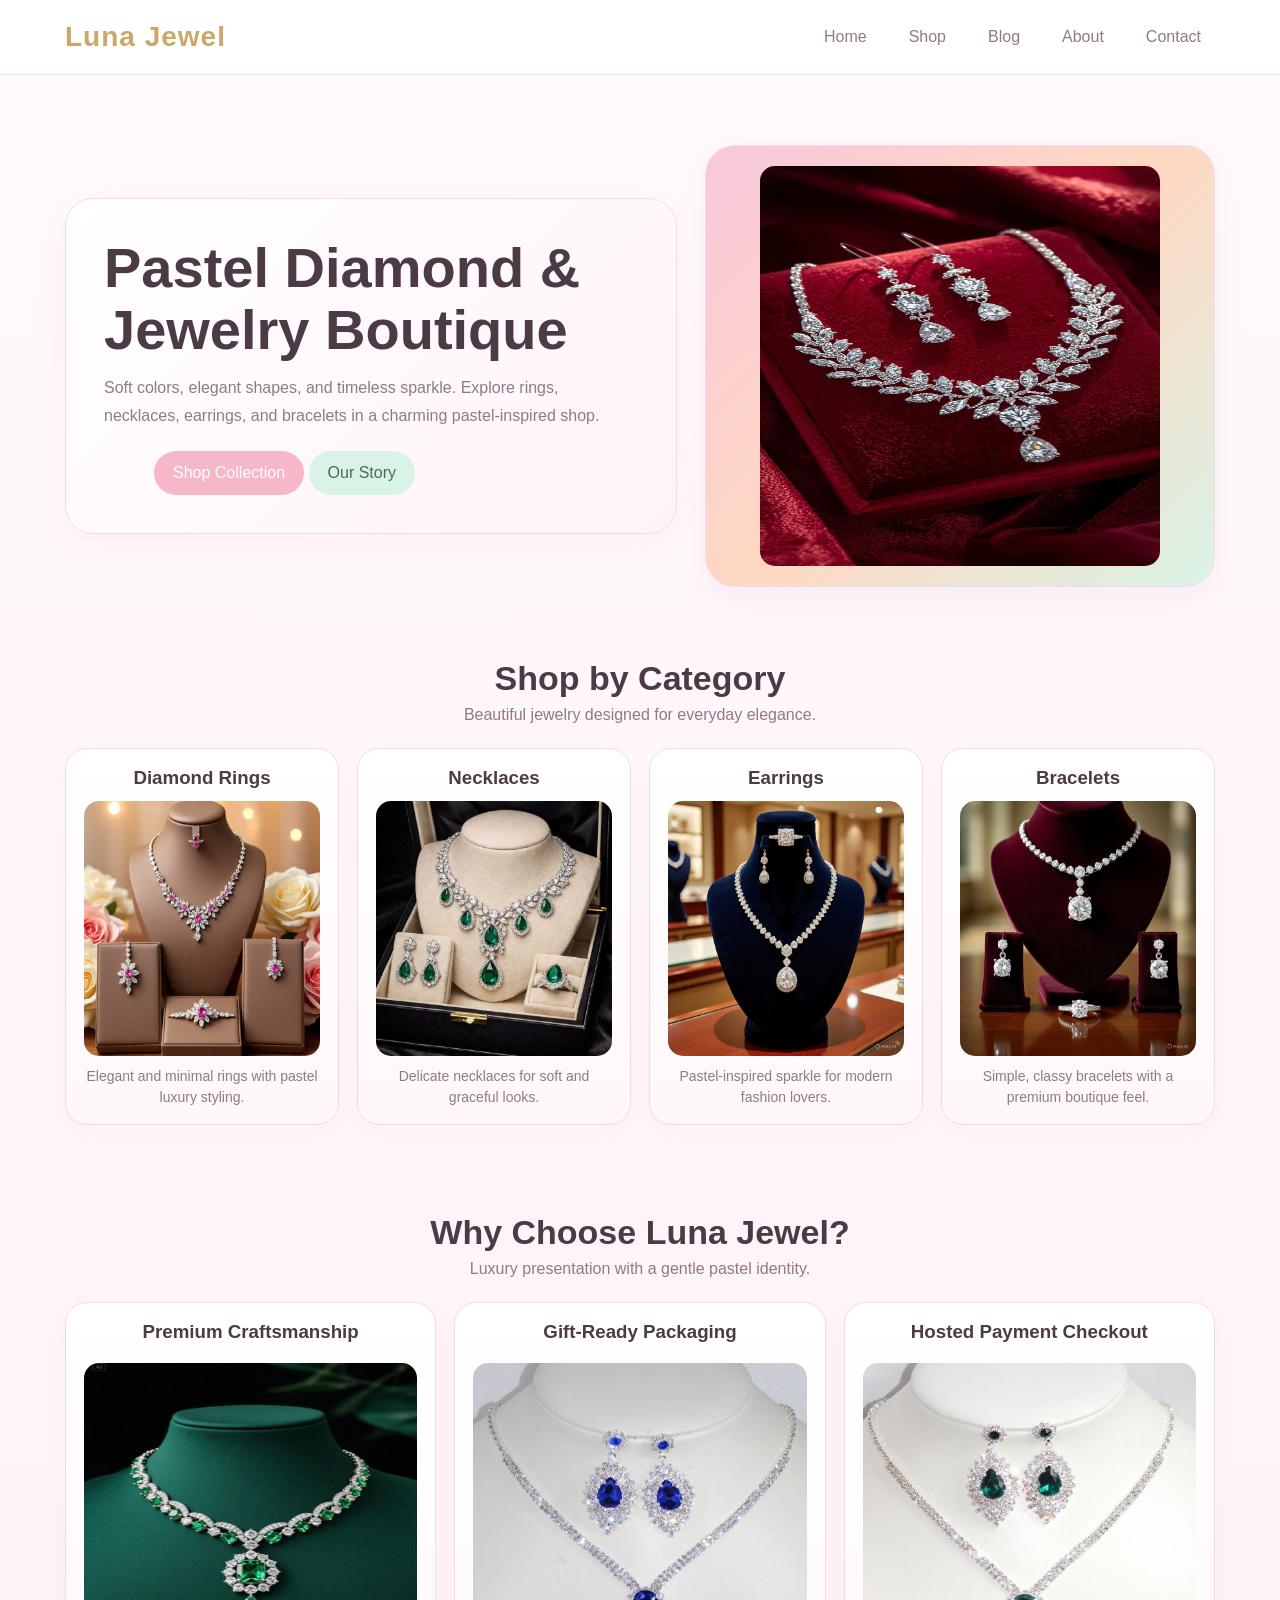
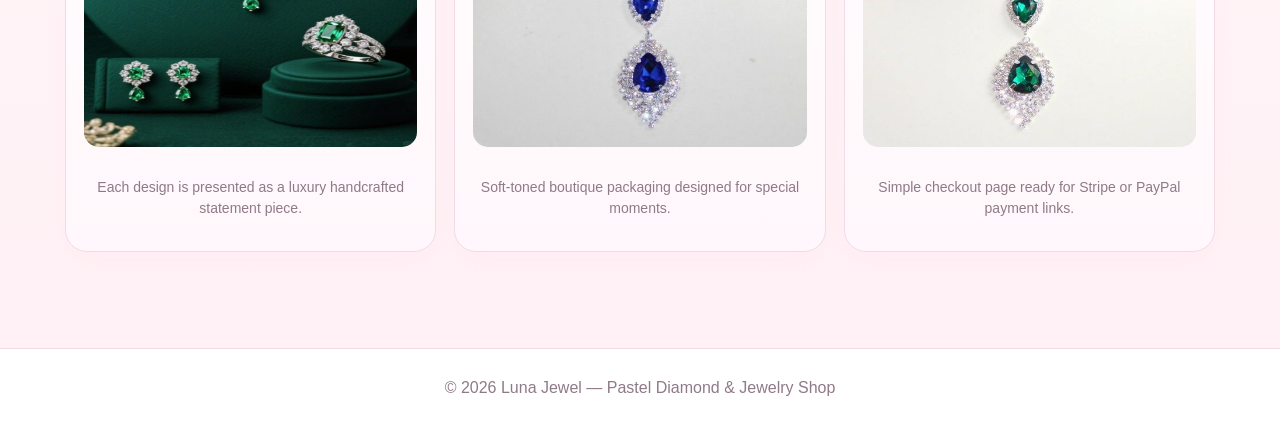
<file: index.html>
<!DOCTYPE html>
<html lang="en">

<head>
  <meta charset="UTF-8" />
  <meta name="viewport" content="width=device-width, initial-scale=1.0" />
  <title>Pastel Diamond Shop</title>
  <link rel="stylesheet" href="styles.css" />
</head>

<body>

  <nav class="navbar">
    <div class="container nav-inner">
      <a href="index.html" class="logo">Luna Jewel</a>
      <div class="nav-links">
        <a href="index.html">Home</a>
        <a href="shop.html">Shop</a>
        <a href="blog.html">Blog</a>
        <a href="about.html">About</a>
        <a href="Contact.html">Contact</a>
      </div>
    </div>
  </nav>

  <section class="hero container">
    <div class="hero-wrap">
      <div class="hero-card">
        <h1>Pastel Diamond & Jewelry Boutique</h1>
        <p>
          Soft colors, elegant shapes, and timeless sparkle. Explore rings,
          necklaces, earrings, and bracelets in a charming pastel-inspired shop.
        </p>
        <a href="shop.html" class="btn btn-primary1">Shop Collection</a>
        <a href="about.html" class="btn btn-soft1">Our Story</a>
      </div>
      <div class="hero-image img">
        <img src="Sparkling Diamond Necklace Sets for Special Moments.jpg" alt="">
      </div>
    </div>
  </section>

  <section class="section container">
    <div class="section-title">
      <h2>Shop by Category</h2>
      <p>Beautiful jewelry designed for everyday elegance.</p>
    </div>

    <div class="categories">
      <div class="card category-card">
        <h3>Diamond Rings</h3>
        <img src="4pc zircon white and pink set.jpg" alt="">
        <p>Elegant and minimal rings with pastel luxury styling.</p>
      </div>
      <div class="card category-card">
        <h3>Necklaces</h3>
        <img src="download (17).jpg" alt="50px">
        <p>Delicate necklaces for soft and graceful looks.</p>
      </div>
      <div class="card category-card">
        <h3>Earrings</h3>
        <img src="Brilliant Diamond Set _ Sparkle with Sophistication.jpg" alt="">
        <p>Pastel-inspired sparkle for modern fashion lovers.</p>
      </div>
      <div class="card category-card">
        <h3>Bracelets</h3>
        <img src="download (36).jpg" alt="">
        <p>Simple, classy bracelets with a premium boutique feel.</p>
      </div>
    </div>
  </section>

  <section class="section container">
    <div class="section-title">
      <h2>Why Choose Luna Jewel?</h2>
      <p>Luxury presentation with a gentle pastel identity.</p>
    </div>

    <div class="features">
      <div class="card feature-card">
        <h3>Premium Craftsmanship</h3>
        <img src="Khadiza Islam in Cornwall, Ontario, Canada (1).jpg" alt="" width="350px" height="440px">
        <p>Each design is presented as a luxury handcrafted statement piece.</p>
      </div>
      <div class="card feature-card">
        <h3>Gift-Ready Packaging</h3>
        <img src="download (38).jpg" alt="">
        <p>Soft-toned boutique packaging designed for special moments.</p>
      </div>
      <div class="card feature-card">
        <h3>Hosted Payment Checkout</h3>
        <img src="download (39).jpg" alt="">
        <p>Simple checkout page ready for Stripe or PayPal payment links.</p>
      </div>
    </div>
  </section>

  <footer class="footer">
    <div class="container">© 2026 Luna Jewel — Pastel Diamond & Jewelry Shop</div>
  </footer>
</body>

</html>
</file>
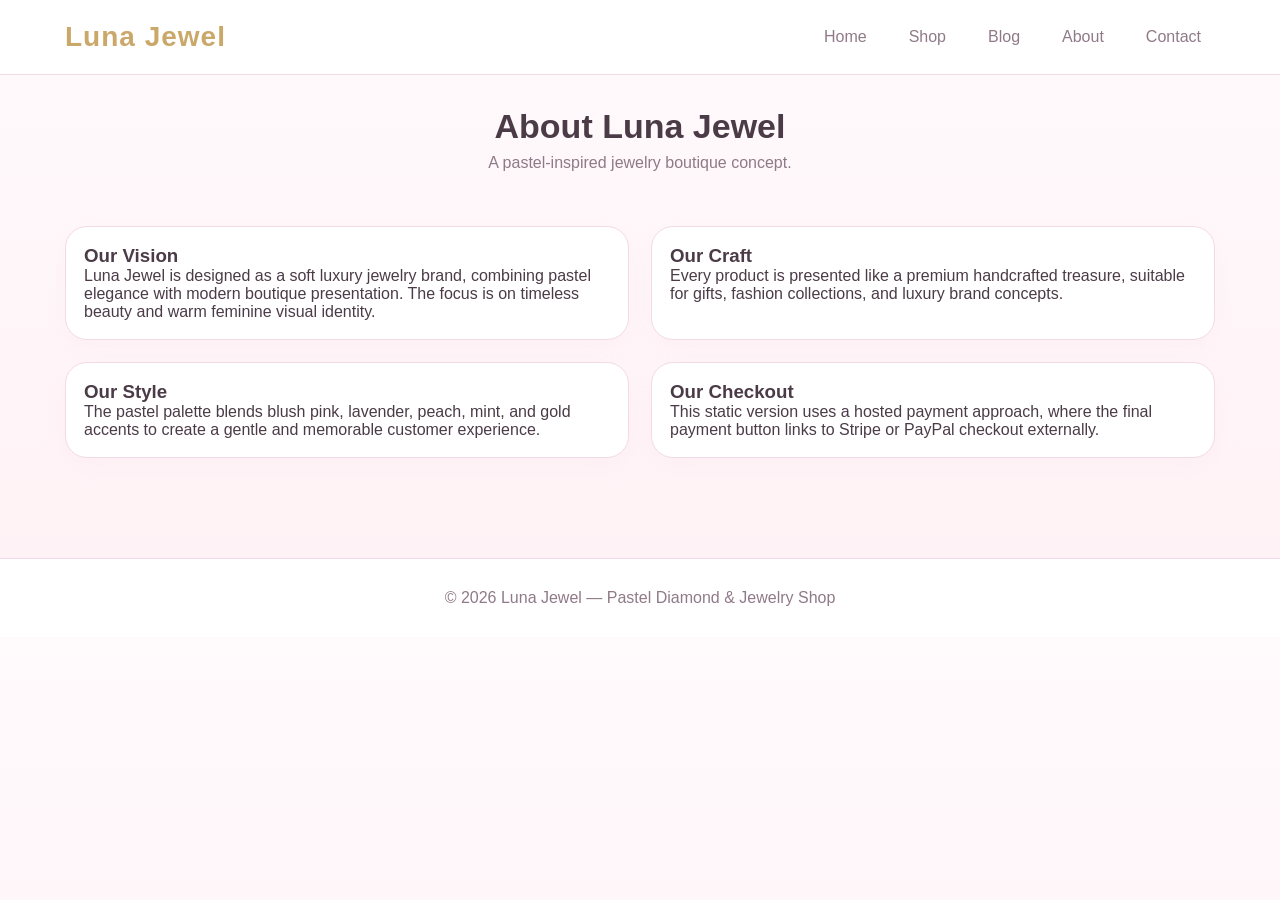
<file: about.html>
<!DOCTYPE html>
<html lang="en">
<head>
  <meta charset="UTF-8" />
  <meta name="viewport" content="width=device-width, initial-scale=1.0" />
  <title>About Luna Jewel</title>
  <link rel="stylesheet" href="styles.css" />
</head>
<body>


  <nav class="navbar">
    <div class="container nav-inner">
      <a href="index.html" class="logo">Luna Jewel</a>
      <div class="nav-links">
        <a href="index.html">Home</a>
        <a href="shop.html">Shop</a>
        <a href="blog.html">Blog</a>
        <a href="about.html">About</a>
        <a href="Contact.html">Contact</a>
      </div>
    </div>
  </nav>

  <section class="container">
    <div class="section-title" style="padding-top: 32px;">
      <h2>About Luna Jewel</h2>
      <p>A pastel-inspired jewelry boutique concept.</p>
    </div>

    <div class="about-grid">
      <div class="card">
        <h3>Our Vision</h3>
        <p>
          Luna Jewel is designed as a soft luxury jewelry brand, combining
          pastel elegance with modern boutique presentation. The focus is on
          timeless beauty and warm feminine visual identity.
        </p>
      </div>

      <div class="card">
        <h3>Our Craft</h3>
        <p>
          Every product is presented like a premium handcrafted treasure,
          suitable for gifts, fashion collections, and luxury brand concepts.
        </p>
      </div>

      <div class="card">
        <h3>Our Style</h3>
        <p>
          The pastel palette blends blush pink, lavender, peach, mint, and
          gold accents to create a gentle and memorable customer experience.
        </p>
      </div>

      <div class="card">
        <h3>Our Checkout</h3>
        <p>
          This static version uses a hosted payment approach, where the final
          payment button links to Stripe or PayPal checkout externally.
        </p>
      </div>
    </div>
  </section>

 <footer class="footer">
    <div class="container">© 2026 Luna Jewel — Pastel Diamond & Jewelry Shop</div>
  </footer>
</body>
</html>
</file>
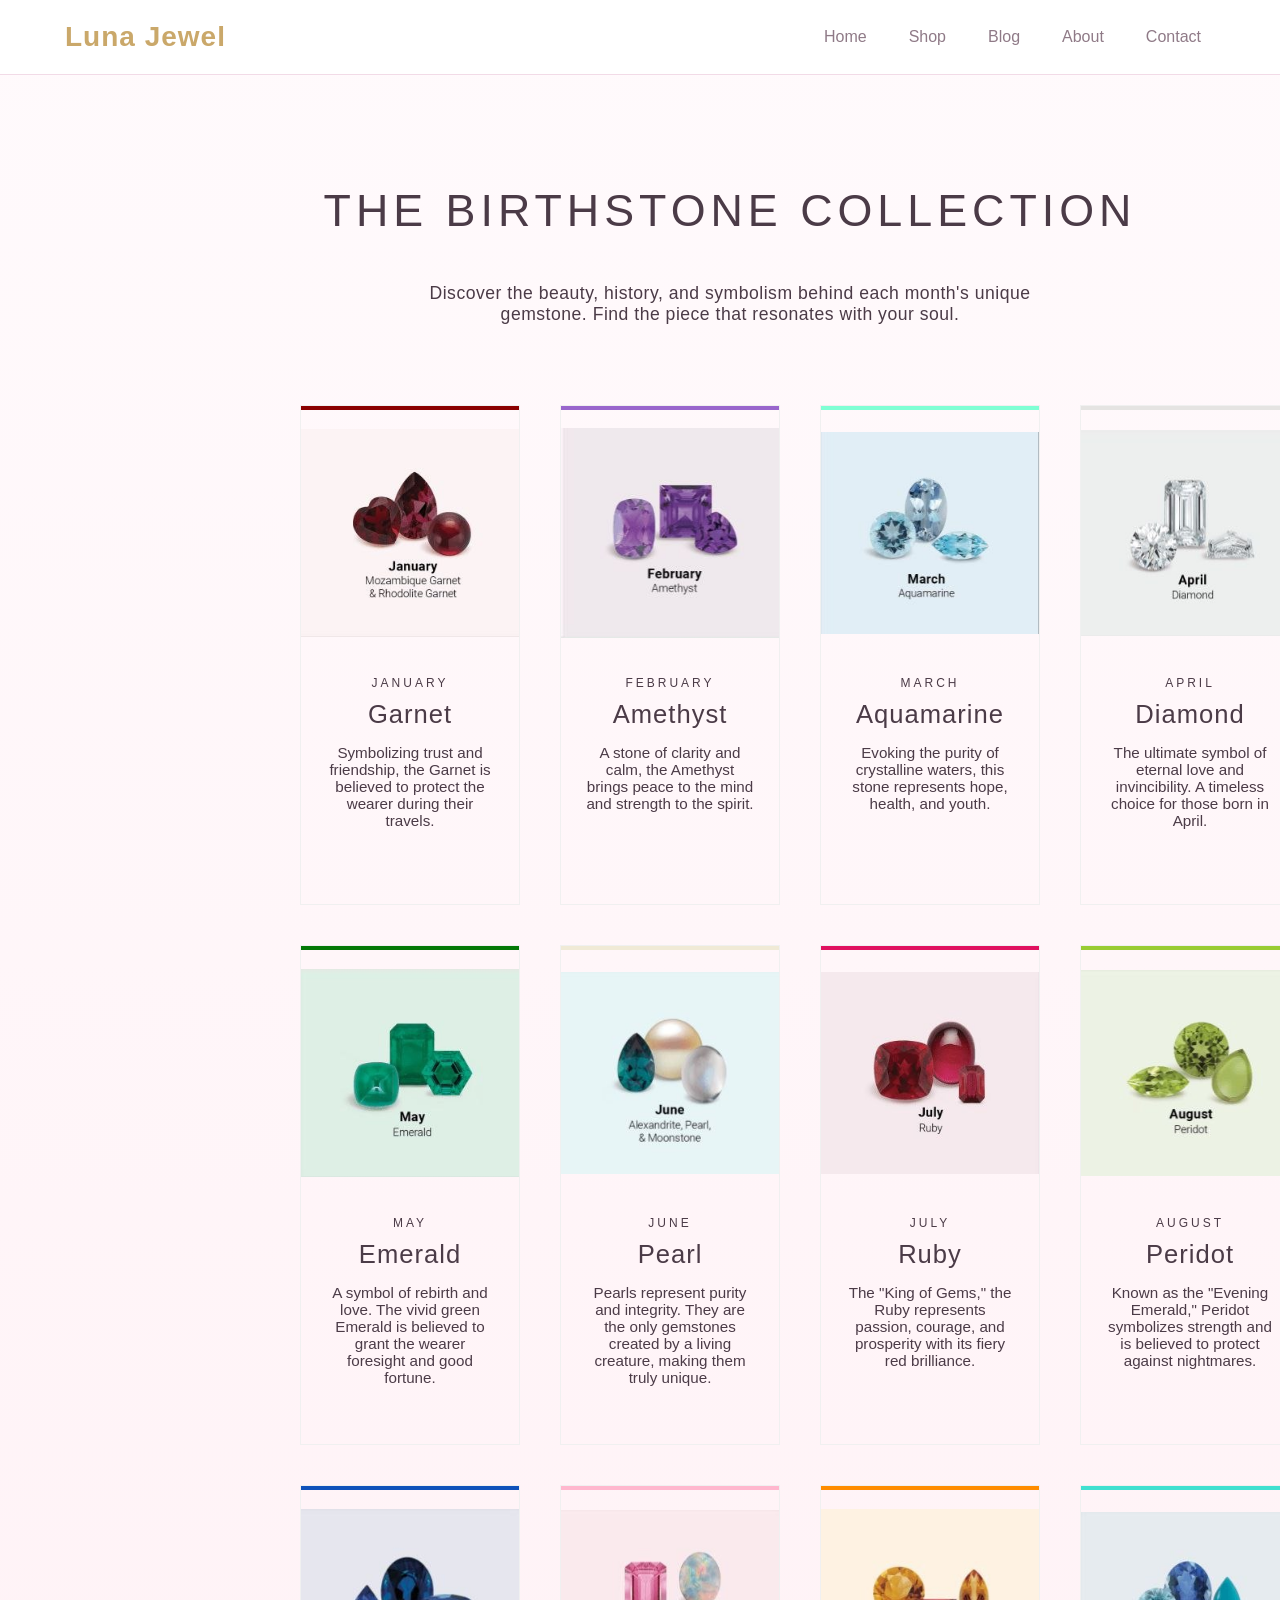
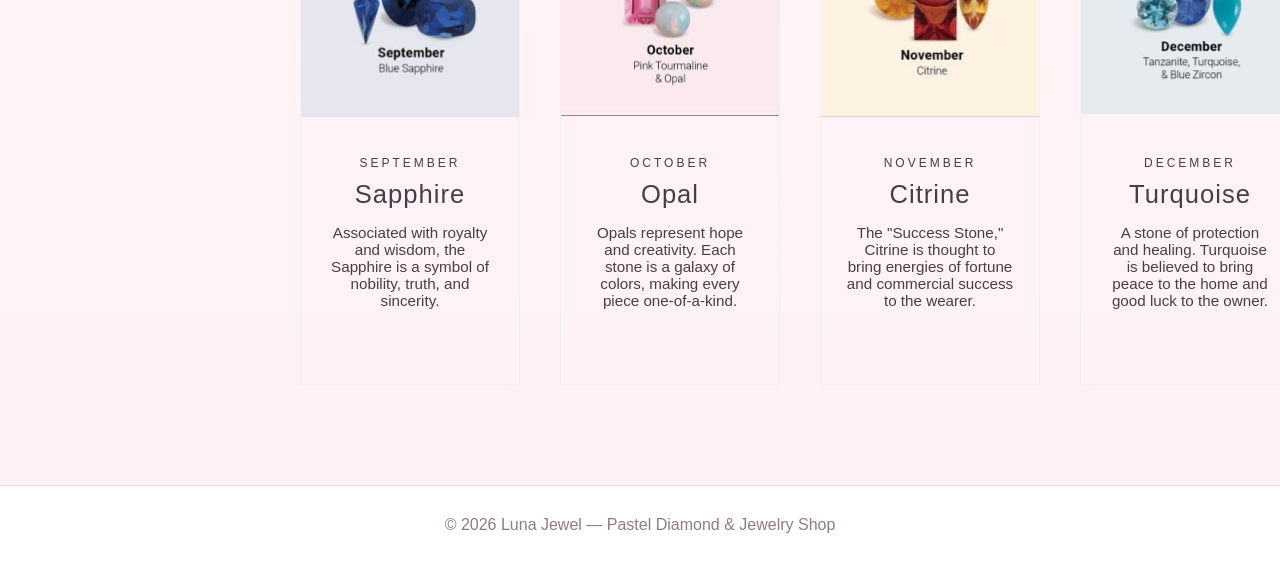
<file: blog.html>
<!DOCTYPE html>
<html lang="en">
<head>
  <meta charset="UTF-8" />
  <meta name="viewport" content="width=device-width, initial-scale=1.0" />
  <title>Blush Diamond Ring</title>
  <link rel="stylesheet" href="styles.css" />
</head>
<body>


  <nav class="navbar">
    <div class="container nav-inner">
      <a href="index.html" class="logo">Luna Jewel</a>
      <div class="nav-links">
        <a href="index.html">Home</a>
        <a href="shop.html">Shop</a>
        <a href="blog.html">Blog</a>
        <a href="about.html">About</a>
        <a href="Contact.html">Contact</a>
      </div>
    </div>
  </nav>

  <div class="blog-container">
        <header class="vlog-header">
            <h1>The Birthstone Collection</h1>
            <div class="underline"></div>
            <p class="intro-text">
                Discover the beauty, history, and symbolism behind each month's unique gemstone. Find the piece that resonates with your soul.
            </p>
        </header>

        <div class="gemstone-grid">
            
            <article class="gem-card">
                <div class="gem-visual" style="border-top: 4px solid #8b0000;">
                  <img src="ja.jpg" alt="photo1">
                </div>
                <div class="gem-info">
                    <span class="month-tag">January</span>
                    <h2 class="gem-name">Garnet</h2>
                    <p class="gem-desc">Symbolizing trust and friendship, the Garnet is believed to protect the wearer during their travels.</p>
                
                </div>
            </article>

            <article class="gem-card">
                <div class="gem-visual" style="border-top: 4px solid #9966cc;">
                   <img src="fe.jpg" alt="photo1">
                </div>
                <div class="gem-info">
                    <span class="month-tag">February</span>
                    <h2 class="gem-name">Amethyst</h2>
                    <p class="gem-desc">A stone of clarity and calm, the Amethyst brings peace to the mind and strength to the spirit.</p>
               
                </div>
            </article>

            <article class="gem-card">
                <div class="gem-visual" style="border-top: 4px solid #7fffd4;">
                   <img src="ma.jpg" alt="photo1">
                </div>
                <div class="gem-info">
                    <span class="month-tag">March</span>
                    <h2 class="gem-name">Aquamarine</h2>
                    <p class="gem-desc">Evoking the purity of crystalline waters, this stone represents hope, health, and youth.</p>

                </div>
            </article>

            <article class="gem-card">
                <div class="gem-visual" style="border-top: 4px solid #e5e4e2;">
                   <img src="ap.jpg" alt="photo1">
                </div>
                <div class="gem-info">
                    <span class="month-tag">April</span>
                    <h2 class="gem-name">Diamond</h2>
                    <p class="gem-desc">The ultimate symbol of eternal love and invincibility. A timeless choice for those born in April.</p>
                   
                </div>
            </article>

   <article class="gem-card">
                <div class="gem-visual" style="border-top: 4px solid #047806;">
                     <img src="may.jpg" alt="photo1">
                </div>
                <div class="gem-info">
                    <span class="month-tag">May</span>
                    <h2 class="gem-name">Emerald</h2>
                    <p class="gem-desc">A symbol of rebirth and love. The vivid green Emerald is believed to grant the wearer foresight and good fortune.</p>
                    
                </div>
            </article>

            <article class="gem-card">
                <div class="gem-visual" style="border-top: 4px solid #f0ead6;">
                     <img src="ju.jpg" alt="photo1">
                </div>
                <div class="gem-info">
                    <span class="month-tag">June</span>
                    <h2 class="gem-name">Pearl</h2>
                    <p class="gem-desc">Pearls represent purity and integrity. They are the only gemstones created by a living creature, making them truly unique.</p>
                    
                </div>
            </article>

            <article class="gem-card">
                <div class="gem-visual" style="border-top: 4px solid #e0115f;">
                     <img src="july.jpg" alt="photo1">
                </div>
                <div class="gem-info">
                    <span class="month-tag">July</span>
                    <h2 class="gem-name">Ruby</h2>
                    <p class="gem-desc">The "King of Gems," the Ruby represents passion, courage, and prosperity with its fiery red brilliance.</p>
                    
                </div>
            </article>

            <article class="gem-card">
                <div class="gem-visual" style="border-top: 4px solid #99cc33;">
                     <img src="aug.jpg" alt="photo1">
                </div>
                <div class="gem-info">
                    <span class="month-tag">August</span>
                    <h2 class="gem-name">Peridot</h2>
                    <p class="gem-desc">Known as the "Evening Emerald," Peridot symbolizes strength and is believed to protect against nightmares.</p>
        
                </div>
            </article>

            <article class="gem-card">
                <div class="gem-visual" style="border-top: 4px solid #0f52ba;">
                     <img src="sep.jpg" alt="photo1">
                </div>
                <div class="gem-info">
                    <span class="month-tag">September</span>
                    <h2 class="gem-name">Sapphire</h2>
                    <p class="gem-desc">Associated with royalty and wisdom, the Sapphire is a symbol of nobility, truth, and sincerity.</p>
                    
                </div>
            </article>

            <article class="gem-card">
                <div class="gem-visual" style="border-top: 4px solid #ffb7ce;">
                     <img src="oct.jpg" alt="photo1">
                </div>
                <div class="gem-info">
                    <span class="month-tag">October</span>
                    <h2 class="gem-name">Opal</h2>
                    <p class="gem-desc">Opals represent hope and creativity. Each stone is a galaxy of colors, making every piece one-of-a-kind.</p>
                   
                </div>
            </article>

            <article class="gem-card">
                <div class="gem-visual" style="border-top: 4px solid #ff8c00;">
                     <img src="nov.jpg" alt="photo1">
                </div>
                <div class="gem-info">
                    <span class="month-tag">November</span>
                    <h2 class="gem-name">Citrine</h2>
                    <p class="gem-desc">The "Success Stone," Citrine is thought to bring energies of fortune and commercial success to the wearer.</p>
                    
                </div>
            </article>

            <article class="gem-card">
                <div class="gem-visual" style="border-top: 4px solid #40e0d0;">
                     <img src="dec.jpg" alt="photo1">
                </div>
                <div class="gem-info">
                    <span class="month-tag">December</span>
                    <h2 class="gem-name">Turquoise</h2>
                    <p class="gem-desc">A stone of protection and healing. Turquoise is believed to bring peace to the home and good luck to the owner.</p>
                </div>
            </article>
          </div>
          </div>


  <footer class="footer">
    <div class="container">© 2026 Luna Jewel — Pastel Diamond & Jewelry Shop</div>
  </footer>
</body>
</html>
</file>
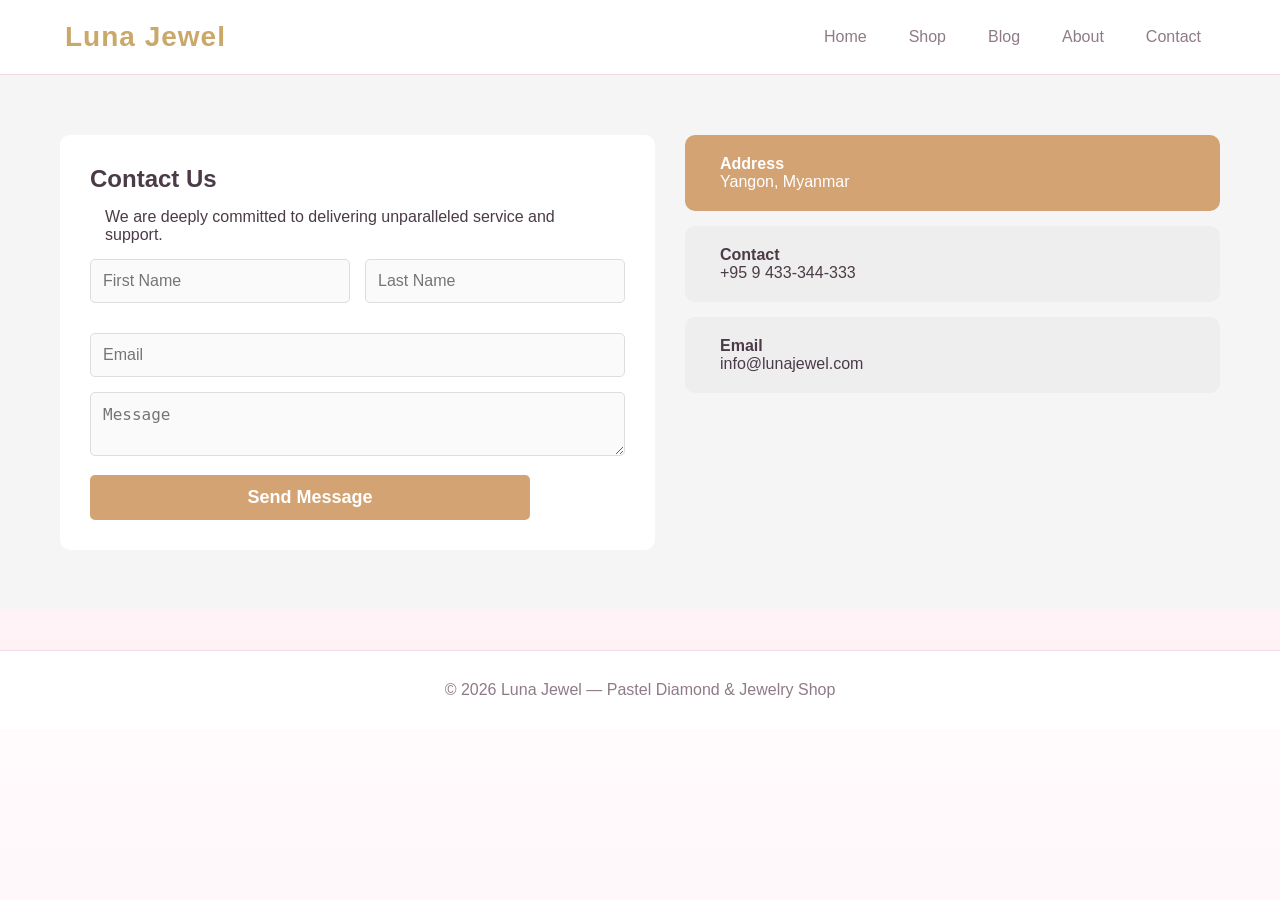
<file: Contact.html>
<!DOCTYPE html>
<html lang="en">
<head>
  <meta charset="UTF-8" />
  <meta name="viewport" content="width=device-width, initial-scale=1.0" />
  <title>Checkout - Luna Jewel</title>
  <link rel="stylesheet" href="styles.css" />
</head>
<body>

  <nav class="navbar">
    <div class="container nav-inner">
      <a href="index.html" class="logo">Luna Jewel</a>
      <div class="nav-links">
        <a href="index.html">Home</a>
        <a href="shop.html">Shop</a>
        <a href="blog.html">Blog</a>
        <a href="about.html">About</a>
        <a href="Contact.html">Contact</a>
      </div>
    </div>
  </nav>

  <section class="contact">
<div class="contact-container">

<div class="contact-form">
<h2>Contact Us</h2>
<p>We are deeply committed to delivering unparalleled service and support.</p>
  <form action="#confirm-box4" method="POST">
<div class="form-row">
<input type="text" placeholder="First Name" required>
<input type="text" placeholder="Last Name" required>
</div>

<input type="email" placeholder="Email" required>

<textarea placeholder="Message"></textarea>


<button type="submit" class="order-btn4">Send Message</button></form>
</div>


<div class="contact-info">

<div class="info-card active">
<i class="fas fa-map-marker-alt"></i>
<div>
<h4>Address</h4>
<p>Yangon, Myanmar</p>
</div>
</div>

<div class="info-card">
<i class="fas fa-phone"></i>
<div>
<h4>Contact</h4>
<p>+95 9 433-344-333</p>
</div>
</div>

<div class="info-card">
<i class="fas fa-envelope"></i>
<div>
<h4>Email</h4>
<p>info@lunajewel.com</p>
</div>
</div>

</div>

</div>
</section>

<div id="confirm-box4" class="modal-overlay4">
    <div class="modal-content4">
        <h3>Message Received!</h3>
        <p>Our team will reply you within 24 hours.</p>
        <a href="#" class="close-btn1">OK</a>
    </div>
</div>

  <footer class="footer">
    <div class="container">© 2026 Luna Jewel — Pastel Diamond & Jewelry Shop</div>
  </footer>
</body>
</html>
</file>
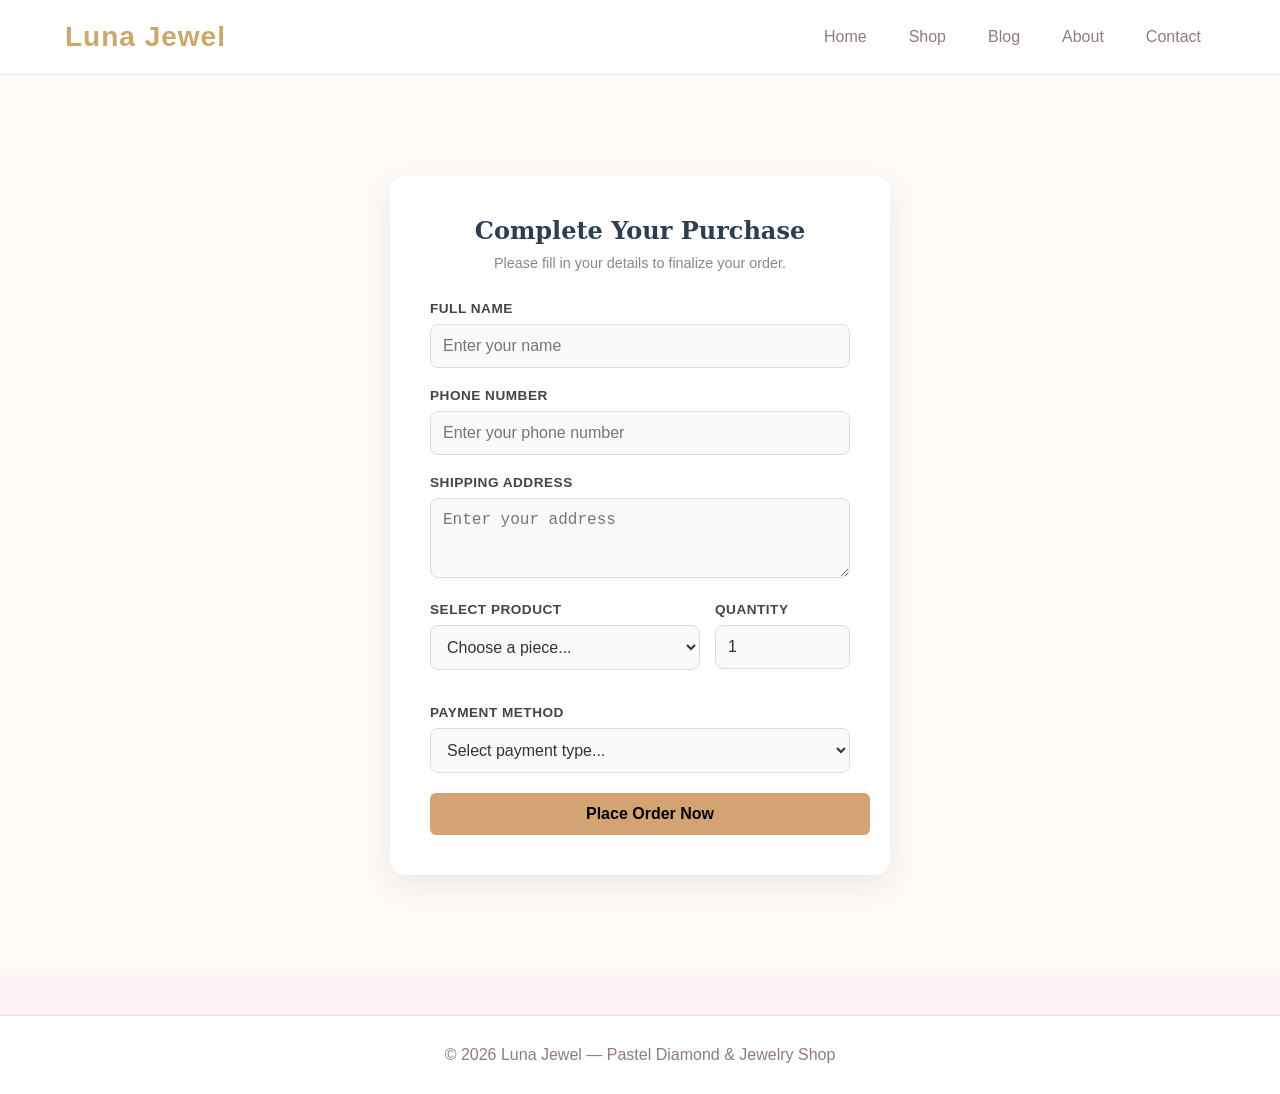
<file: order.html>
<!DOCTYPE html>
<html lang="en">
<head>
  <meta charset="UTF-8" />
  <meta name="viewport" content="width=device-width, initial-scale=1.0" />
  <title>Checkout - Luna Jewel</title>
  <link rel="stylesheet" href="styles.css" />
</head>
<body>
 

  <nav class="navbar">
    <div class="container nav-inner">
      <a href="index.html" class="logo">Luna Jewel</a>
      <div class="nav-links">
        <a href="index.html">Home</a>
        <a href="shop.html">Shop</a>
        <a href="blog.html">Blog</a>
        <a href="about.html">About</a>
        <a href="Contact.html">Contact</a>
      </div>
    </div>
  </nav>

<div class="order-container">
    <div class="order-form-card">
        <h2>Complete Your Purchase</h2>
        <p class="subtitle">Please fill in your details to finalize your order.</p>
        
        <form action="#confirm-box1" method="POST">
            <div class="form-group">
                <label for="name">Full Name</label>
                <input type="text" id="name" name="name" placeholder="Enter your name" required>
            </div>

            <div class="form-group">
                <label for="phone">Phone Number</label>
                <input type="tel" id="phone" name="phone" placeholder="Enter your phone number" required>
            </div>

            <div class="form-group">
                <label for="address">Shipping Address</label>
                <textarea id="address" name="address" rows="3" placeholder="Enter your address" required></textarea>
            </div>

            <div class="form-row">
                <div class="form-group">
                    <label for="product">Select Product</label>
                    <select id="product" name="product" required>
                        <option value="" disabled selected>Choose a piece...</option>
                        <option value="blush-ring">Blush Diamond Ring - $299</option>
                        <option value="lavender-necklace">Lavender Pearl Necklace - $249</option>
                        <option value="peach-earrings">Peach Crystal Earrings - $179</option>
                        <option value="mint-bracelet">Mint Charm Bracelet - $199</option>
                        <option value="rose-gold-ring">Rose Gold Halo Ring - $329</option>
                        <option value="diamond-pendant">Diamond Drop Pendant - $279</option>
                        <option value="gem-studs">Pastel Gem Studs - $159</option>
                        <option value="floral-bracelet">Floral Diamond Bracelet - $239</option>
                    </select>
                </div>

                <div class="form-group qty">
                    <label for="quantity">Quantity</label>
                    <input type="number" id="quantity" name="quantity" min="1" max="10" value="1">
                </div>
            </div>

            <div class="form-group">
                <label for="payment">Payment Method</label>
                <select id="payment" name="payment" required>
                    <option value="" disabled selected>Select payment type...</option>
                    <option value="credit-card">Credit / Debit Card</option>
                    <option value="paypal">KBZ Pay</option>
                    <option value="apple-pay">Wave Pay</option>
                    <option value="bank-transfer">Bank Transfer</option>
                </select>
            </div>

            <button type="submit" class="order-btn1">Place Order Now</button>
        </form>
        
     
    </div>
</div>

<div id="confirm-box1" class="modal-overlay1">
    <div class="modal-content1">
        <h3>Confirmed Order!</h3>
        <p>Thank you for your order.</p>
        <a href="#" class="close-btn1">OK</a>
    </div>
</div>

  <footer class="footer">
    <div class="container">© 2026 Luna Jewel — Pastel Diamond & Jewelry Shop</div>
  </footer>
</body>
</html>
</file>
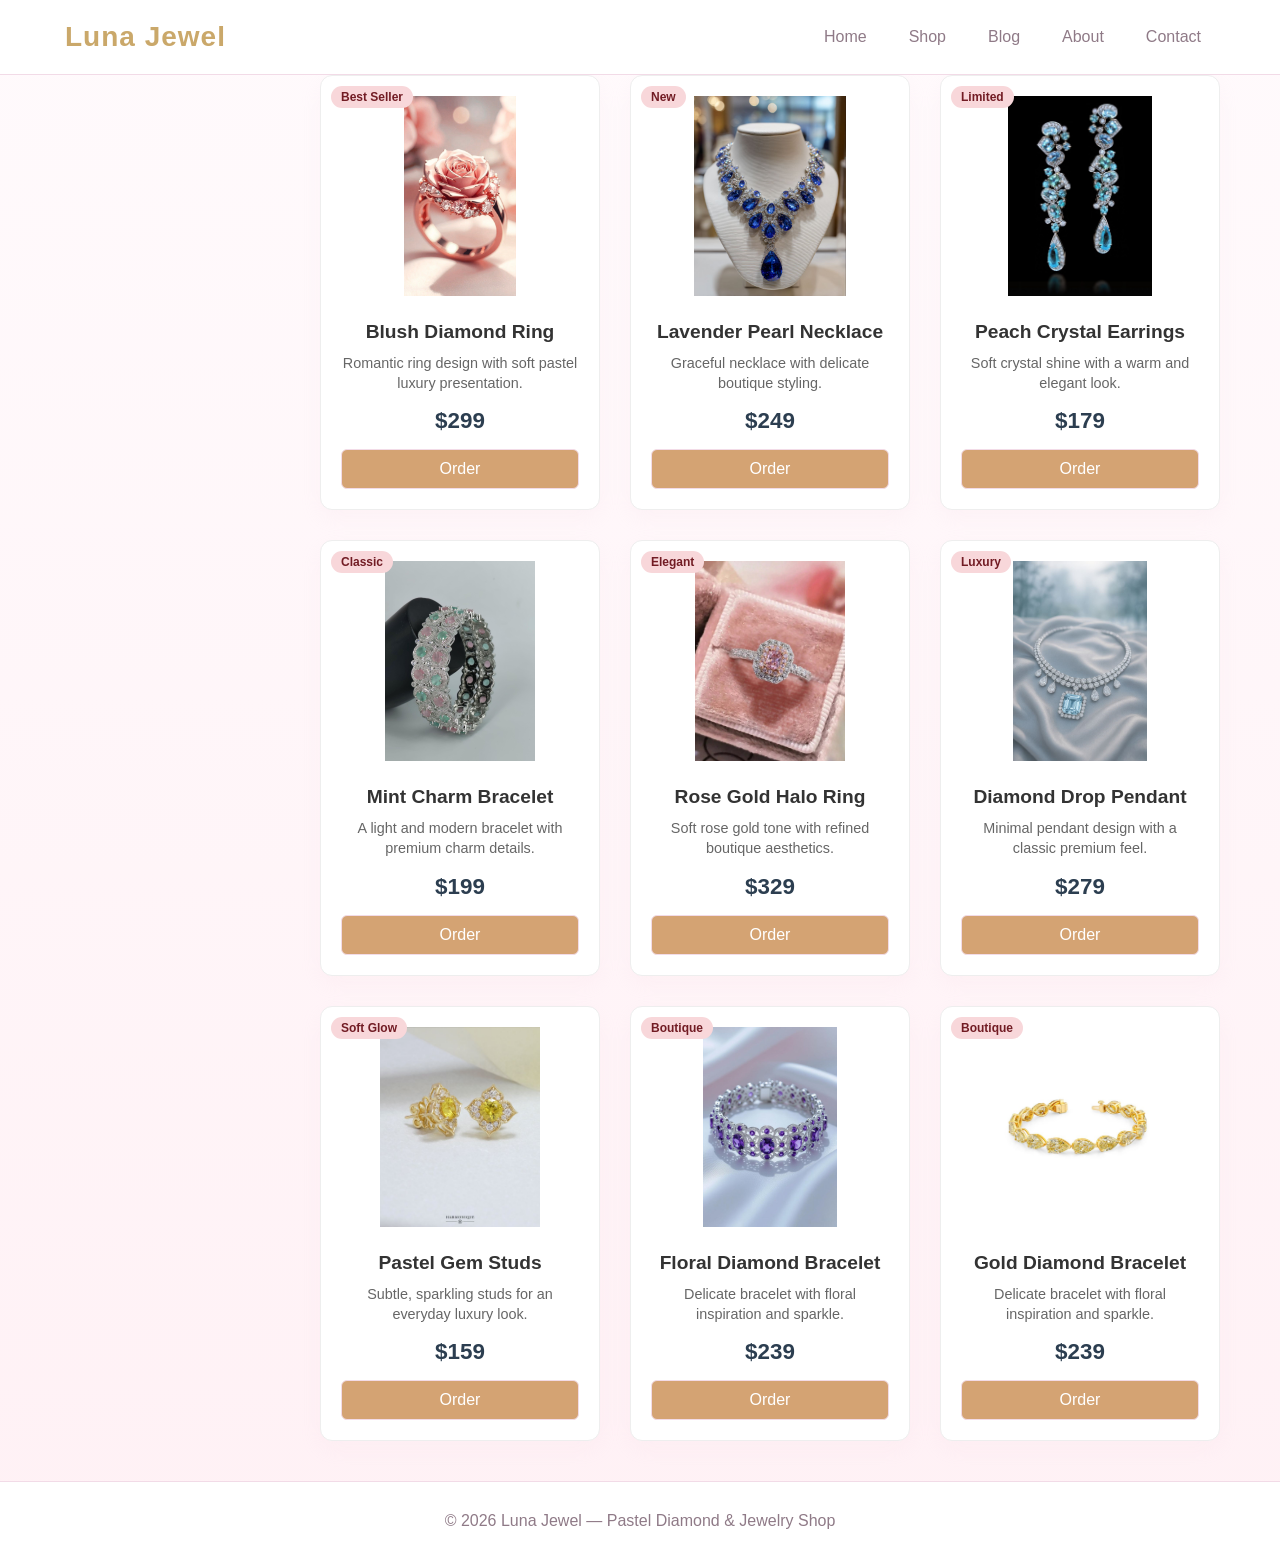
<file: shop.html>
<!DOCTYPE html>
<html lang="en">
<head>
  <meta charset="UTF-8" />
  <meta name="viewport" content="width=device-width, initial-scale=1.0" />
  <title>Luna Jewel Shop</title>
  <link rel="stylesheet" href="styles.css" />
</head>
<body>


  <nav class="navbar">
    <div class="container nav-inner">
      <a href="index.html" class="logo">Luna Jewel</a>
      <div class="nav-links">
       <a href="index.html">Home</a>
        <a href="shop.html">Shop</a>
        <a href="blog.html">Blog</a>
        <a href="about.html">About</a>
        <a href="Contact.html">Contact</a>
      </div>
    </div>
  </nav>

      <div class="products-container">
  <div class="products">
    <div class="card product-card">
      <div class="product-img"><img src="11.jpg" alt="Blush Diamond Ring"></div>
      <span class="badge">Best Seller</span>
      <h3>Blush Diamond Ring</h3>
      <p>Romantic ring design with soft pastel luxury presentation.</p>
      <div class="price">$299</div>
      <a href="order.html" class="btn btn-primary">Order</a>
    </div>

    <div class="card product-card">
      <div class="product-img"><img src="H.jpg" alt="Lavender Pearl Necklace"></div>
      <span class="badge">New</span>
      <h3>Lavender Pearl Necklace</h3>
      <p>Graceful necklace with delicate boutique styling.</p>
      <div class="price">$249</div>
      <a href="order.html" class="btn btn-primary">Order</a>
    </div>

    <div class="card product-card">
      <div class="product-img"><img src="bb.jpg" alt="Peach Crystal Earrings"></div>
      <span class="badge">Limited</span>
      <h3>Peach Crystal Earrings</h3>
      <p>Soft crystal shine with a warm and elegant look.</p>
      <div class="price">$179</div>
      <a href="order.html" class="btn btn-primary">Order</a>
    </div>

    <div class="card product-card">
      <div class="product-img"><img src="5e45763d1c57a3e2699ebf2b6c1af092.jpg" alt="Mint Charm Bracelet"></div>
      <span class="badge">Classic</span>
      <h3>Mint Charm Bracelet</h3>
      <p>A light and modern bracelet with premium charm details.</p>
      <div class="price">$199</div>
      <a href="order.html" class="btn btn-primary">Order</a>
    </div>

    <div class="card product-card">
      <div class="product-img"><img src="R11.jpg" alt="Rose Gold Halo Ring"></div>
      <span class="badge">Elegant</span>
      <h3>Rose Gold Halo Ring</h3>
      <p>Soft rose gold tone with refined boutique aesthetics.</p>
      <div class="price">$329</div>
      <a href="order.html" class="btn btn-primary">Order</a>
    </div>

    <div class="card product-card">
      <div class="product-img"><img src="cc08413ce53db27b2637890952675440.jpg" alt="Diamond Drop Pendant"></div>
      <span class="badge">Luxury</span>
      <h3>Diamond Drop Pendant</h3>
      <p>Minimal pendant design with a classic premium feel.</p>
      <div class="price">$279</div>
      <a href="order.html" class="btn btn-primary">Order</a>
    </div>

    <div class="card product-card">
      <div class="product-img"><img src="e11.jpg" alt="Pastel Gem Studs"></div>
      <span class="badge">Soft Glow</span>
      <h3>Pastel Gem Studs</h3>
      <p>Subtle, sparkling studs for an everyday luxury look.</p>
      <div class="price">$159</div>
      <a href="order.html" class="btn btn-primary">Order</a>
    </div>

    <div class="card product-card">
      <div class="product-img"><img src="download (62).jpg" alt="Floral Diamond Bracelet"></div>
      <span class="badge">Boutique</span>
      <h3>Floral Diamond Bracelet</h3>
      <p>Delicate bracelet with floral inspiration and sparkle.</p>
      <div class="price">$239</div>
      <a href="order.html" class="btn btn-primary">Order</a>
    </div>

    <div class="card product-card">
      <div class="product-img"><img src="East West Yellow Pear Diamond Bracelet _ Norman Silverman.jpg" alt="Floral Diamond Bracelet"></div>
      <span class="badge">Boutique</span>
      <h3>Gold Diamond Bracelet</h3>
      <p>Delicate bracelet with floral inspiration and sparkle.</p>
      <div class="price">$239</div>
      <a href="order.html" class="btn btn-primary">Order</a>
    </div>
  </div>
</div>
<footer class="footer">
    <div class="container">© 2026 Luna Jewel — Pastel Diamond & Jewelry Shop</div>
  </footer>
</body>
</html>
</file>
<file: styles.css>
:root {
  --bg: #fffafc;
  --bg-soft: #fff1f5;
  --panel: #ffffff;
  --panel-2: #fff7fb;
  --text: #4b3b47;
  --muted: #8f7a87;
  --line: #f2dbe7;
  --pink: #f8c8dc;
  --rose: #f6b7c9;
  --lavender: #d9c2f0;
  --peach: #ffd8c2;
  --mint: #d9f3e6;
  --gold: #caa86a;
}

* {
  margin: 0;
  padding: 0;
  box-sizing: border-box;
}

body {
  font-family: "Segoe UI", Arial, sans-serif;
  background: linear-gradient(to bottom, var(--bg), var(--bg-soft));
  color: var(--text);
}

a {
  text-decoration: none;
  color: inherit;
}

img {
  max-width: 100%;
  display: block;
}

.container {
  width: min(1150px, 92%);
  margin: auto;
}

.navbar {
  background: rgba(255, 255, 255, 0.9);
  border-bottom: 1px solid var(--line);
  position: sticky;
  top: 0;
  z-index: 10;
  backdrop-filter: blur(8px);
}

.nav-inner {
  display: flex;
  justify-content: space-between;
  align-items: center;
  padding: 18px 0;
  gap: 16px;
  flex-wrap: wrap;
}

.logo {
  font-size: 28px;
  font-weight: 700;
  color: var(--gold);
  letter-spacing: 1px;
}

.nav-links {
  display: flex;
  gap: 14px;
  flex-wrap: wrap;
}

.nav-links a {
  padding: 10px 14px;
  border-radius: 999px;
  color: var(--muted);
  transition: 0.2s;
}

.nav-links a:hover,
.nav-links a.active {
  background: var(--pink);
  color: white;
}

.hero {
  padding: 70px 0 40px;
}

.hero-wrap {
  display: grid;
  grid-template-columns: 1.2fr 1fr;
  gap: 28px;
  align-items: center;
}

.hero-card {
  background: linear-gradient(135deg, #fff, #fff3f8);
  border: 1px solid var(--line);
  border-radius: 28px;
  padding: 38px;
  box-shadow: 0 10px 28px rgba(248, 200, 220, 0.18);
}

.hero-card h1 {
  font-size: clamp(32px, 5vw, 56px);
  line-height: 1.1;
  margin-bottom: 14px;
}

.hero-card p {
  color: var(--muted);
  line-height: 1.7;
  margin-bottom: 22px;
}

.hero-image {
  min-height: 420px;
  border-radius: 30px;
  background: linear-gradient(135deg, var(--pink), var(--peach), var(--mint));
  border: 1px solid var(--line);
  box-shadow: 0 10px 28px rgba(217, 194, 240, 0.2);
  display: flex;
  align-items: center;
  justify-content: center;
  color: white;
  font-size: 34px;
  font-weight: 700;
  text-align: center;
  padding: 20px;
}

.hero-image img {
  border-radius: 15px;
  width: 400px;
  height: 400px;
}

.image-box {
  width: 250px;
  height: 200px;
  border-radius: 15px;
  overflow: hidden;
}

.image-box img {
  width: 100%;
  height: 100%;
  border-radius: 15px;
  object-fit: cover;
  display: block;
}

.btn {
  display: inline-block;
  padding: 12px 18px;
  border-radius: 999px;
  border: 1px solid var(--line);
  background: white;
  color: var(--text);
  transition: 0.2s ease;
}

.btn:hover {
  transform: translateY(-1px);
}

.btn-primary1 {
  background: var(--rose);
  color: white;
  border-color: transparent;
  margin-left: 50px;
} 

.btn-soft1 {
  background: var(--mint);
  color: #4b6a58;
  border-color: transparent;
}

.section {
  padding: 32px 0 56px;
}

.section-title {
  text-align: center;
  margin-bottom: 24px;
}

.section-title h2 {
  font-size: 34px;
  margin-bottom: 8px;
}

.section-title p {
  color: var(--muted);
}

.categories,
.features,
.products {
  display: grid;
  gap: 18px;
}

.categories {
  grid-template-columns: repeat(4, 1fr);
}

.features {
  grid-template-columns: repeat(3, 1fr);
}

.products {
  grid-template-columns: repeat(4, 1fr);
  max-width: 900px;
  margin-left: 320px;
}

.card {
  background: var(--panel);
  border: 1px solid var(--line);
  border-radius: 22px;
  padding: 18px;
  box-shadow: 0 8px 20px rgba(244, 209, 224, 0.14);
}

.category-card {
  font-family: 'Segoe UI', Tahoma, Geneva, Verdana, sans-serif;
  text-align: center;
  background: linear-gradient(to bottom, #fff, var(--panel-2));
}

.category-card img {
  height: 75%;
  width: 100%;
  border-radius: 15px;
  margin: 0 auto;
  margin-bottom: 10px;
}

.category-card h3,
.feature-card h3,
.product-card h3 {
  text-align: center;
  margin-bottom: 12px;
  font-family: Verdana, Geneva, Tahoma, sans-serif;
}

.category-card p,
.feature-card p,
.product-card p {
  color: var(--muted);
  line-height: 1.5;
  font-size: 14px;
  text-align: center;
}

.feature-card {
  background: linear-gradient(to bottom, #fff, #fff7fb);
  height: 550px;
  width: auto;
}


.feature-card img {
  height: 75%;
  width: 100%;
  border-radius: 15px;
  margin: 0 auto;
  margin-top: 20px;
  margin-bottom: 30px;
}


.shop-layout {
  display: grid;
  grid-template-columns: 260px 1fr;
  gap: 20px;
  padding: 30px 0 60px;
}

.sidebar .filter-group {
  margin-bottom: 16px;
}

.sidebar h4 {
  margin-bottom: 10px;
  color: var(--gold);
}

.sidebar label {
  display: block;
  margin-bottom: 10px;
  color: var(--muted);
}

.toolbar {
  display: flex;
  justify-content: space-between;
  gap: 12px;
  margin-bottom: 18px;
  flex-wrap: wrap;
}

.search,
.select {
  padding: 12px 14px;
  border-radius: 14px;
  border: 1px solid var(--line);
  background: white;
  color: var(--text);
}

.search {
  min-width: 240px;
  flex: 1;
}

.product-detail {
  display: grid;
  grid-template-columns: 1fr 1fr;
  gap: 28px;
  padding: 40px 0 60px;
}

.detail-image {
  min-height: 460px;
  border-radius: 28px;
  background: linear-gradient(135deg, var(--pink), var(--lavender), var(--peach));
  border: 1px solid var(--line);
  display: flex;
  align-items: center;
  justify-content: center;
  color: white;
  font-size: 38px;
  font-weight: 700;
}

.detail-image img {
  height: 100%;
  width: 100%;
  border-radius: 28px;
  margin: 0 auto;
}

.detail-box {
  background: white;
  border: 1px solid var(--line);
  border-radius: 28px;
  padding: 28px;
}

.detail-box img {
  border-radius: 28px;
  margin: 0 auto;
}

.detail-box h1 {
  margin-bottom: 12px;
}

.detail-box p {
  color: var(--muted);
  line-height: 1.7;
  margin-bottom: 16px;
}

.detail-meta {
  display: grid;
  gap: 10px;
  margin: 18px 0;
  color: var(--muted);
}

.table-box {
  background: white;
  border: 1px solid var(--line);
  border-radius: 24px;
  padding: 22px;
  overflow-x: auto;
}

table {
  width: 100%;
  border-collapse: collapse;
}

th,
td {
  padding: 14px 10px;
  text-align: left;
  border-bottom: 1px solid var(--line);
}

th {
  color: var(--gold);
}

.summary {
  display: grid;
  gap: 12px;
  margin-top: 18px;
}

.summary-row {
  display: flex;
  justify-content: space-between;
  color: var(--muted);
}

.summary-row.total {
  color: var(--text);
  font-weight: 700;
  font-size: 18px;
}

.about-grid {
  display: grid;
  grid-template-columns: 1fr 1fr;
  gap: 22px;
  padding: 30px 0 60px;
}

---------------------
/* Container styling */
.products-container {
  max-width: 1200px;
  margin: 0 auto;
  padding: 40px 20px;
  font-family: 'Segoe UI', Tahoma, Geneva, Verdana, sans-serif;
}

.products {
  display: grid;
  grid-template-columns: repeat(auto-fill, minmax(250px, 1fr));
  gap: 30px;
}

/* Card Styling */
.product-card {
  background: #fff;
  border: 1px solid #eee;
  border-radius: 12px;
  padding: 20px;
  text-align: center;
  position: relative;
  transition: transform 0.3s ease, box-shadow 0.3s ease;
  display: flex;
  flex-direction: column; /* Keeps elements stacked vertically */
}

.product-card:hover {
  transform: translateY(-5px);
  box-shadow: 0 10px 20px rgba(0,0,0,0.05);
}

/* Image Styling */
.product-img {
  height: 200px;
  margin-bottom: 15px;
  overflow: hidden;
  display: flex;
  align-items: center;
  justify-content: center;
}

.product-img img {
  max-width: 100%;
  max-height: 100%;
  object-fit: contain;
}

/* Badge Styling */
.badge {
  position: absolute;
  top: 10px;
  left: 10px;
  background: #f8d7da;
  color: #721c24;
  font-size: 12px;
  padding: 4px 10px;
  border-radius: 20px;
  font-weight: bold;
}

/* Typography */
.product-card h3 {
  font-size: 1.2rem;
  margin: 10px 0;
  color: #333;
}

.product-card p {
  font-size: 0.9rem;
  color: #666;
  flex-grow: 1; /* Pushes the price and button to the bottom */
  line-height: 1.4;
}

.price {
  font-size: 1.4rem;
  font-weight: bold;
  color: #2c3e50;
  margin: 15px 0;
}

/* Button Styling */
.btn-primary {
  display: block;
  background-color: #d4a373; /* Elegant gold/brown tone */
  color: white;
  padding: 10px 20px;
  text-decoration: none;
  border-radius: 6px;
  transition: background 0.3s;
}

.btn-primary:hover {
  background-color: #bc8a5f;
}
---------------
.contact {
  padding: 60px;
  background: #f5f5f5;
}

.contact-container {
  display: flex;
  gap: 30px;
}

.contact-form {
  flex: 1;
  background: white;
  padding: 30px;
  border-radius: 10px;
}
.contact-form p {
margin: 15px;
}

.form-row {
  display: flex;
  gap: 15px;
  margin-bottom: 15px;
}

.contact-form input,
.contact-form textarea {
  width: 100%;
  padding: 12px;
  margin-bottom: 15px;
  border: 1px solid #ddd;
  border-radius: 5px;
}

.contact-form button {
  background: #4d5562;
  color: white;
  padding: 12px 25px;
  border: none;
  border-radius: 5px;
}

.contact-info {
  flex: 1;
}

.info-card {
  display: flex;
  align-items: center;
  gap: 15px;
  background: #eee;
  padding: 20px;
  border-radius: 10px;
  margin-bottom: 15px;
}

.info-card i {
  font-size: 20px;
  color: #4d5562;
}

.info-card.active {
  background: linear-gradient(90deg, #4d5562, #6b7280);
  color: white;
}

.contact {
  padding: 60px;
  background: #f5f5f5;
}

.contact-container {
  display: flex;
  gap: 30px;
}


.contact-form button {
  background:  #d4a373;
  color: white;
  padding: 12px 25px;
  border: none;
  border-radius: 5px;
}

.contact-info {
  flex: 1;
}

.info-card {
  display: flex;
  align-items: center;
  gap: 15px;
  background: #eee;
  padding: 20px;
  border-radius: 10px;
  margin-bottom: 15px;
}

.info-card i {
  font-size: 20px;
  color: #4d5562;
}

.info-card.active {
  background: #d4a373;
  color: white;
}

.footer {
  background: #fff;
  border-top: 1px solid var(--line);
  margin-top: 40px;
  padding: 30px 0;
  text-align: center;
  color: var(--muted);
}

@media (max-width: 980px) {

  .hero-wrap,
  .product-detail,
  .about-grid,
  .shop-layout {
    grid-template-columns: 1fr;
  }

  .categories {
    grid-template-columns: repeat(2, 1fr);
  }

  .features {
    grid-template-columns: 1fr;
  }

  .products {
    grid-template-columns: repeat(2, 1fr);
  }
}

@media (max-width: 560px) {

  .products,
  .categories {
    grid-template-columns: 1fr;
  }

  .hero-card,
  .detail-box,
  .table-box,
  .card {
    padding: 16px;
  }

  .hero-image,
  .detail-image {
    min-height: 260px;
  }
}

/* blog-page----------------------- */
 .blog-container {
            max-width: 900px;
            margin: 50px 0 0 280px;
            padding: 60px 20px;
           

        }

        /* Header Section */
        .vlog-header {
            text-align: center;
            margin-bottom: 80px;
        }

        .vlog-header h1 {
            font-size: 2.8rem;
            font-weight: 300;
            letter-spacing: 5px;
            text-transform: uppercase;
            margin-bottom: 15px;
        }

        .underline {
            width: 60px;
            height: 2px;
            background-color: var(--primary-gold);
            margin: 0 auto 30px;
        }

        .intro-text {
            max-width: 650px;
            margin: 0 auto;
            color: var(--text-gray);
            font-size: 1.1rem;
            letter-spacing: 0.5px;
        }

        /* Grid Layout */
        .gemstone-grid {
            display: grid;
            grid-template-columns: repeat(4, 1fr);
            gap: 40px;
        }

        /* Gem Card Style */
        .gem-card {
            background: var(--white);
            transition: all 0.4s cubic-bezier(0.165, 0.84, 0.44, 1);
            border: 1px solid #f0f0f0;
            position: relative;
            padding-bottom: 20px;
            width: 220px;
            height: 500px;
        }

        .gem-card:hover {
            transform: translateY(-8px);
            box-shadow: 0 20px 40px rgba(0,0,0,0.08);
            border-color: var(--primary-gold);
        }

        /* Visual Element */
        .gem-visual {
            height: 250px;
            background-color: var(--soft-gray);
            display: flex;
            align-items: center;
            justify-content: center;
            margin-bottom: 20px;
            position: relative;
            overflow: hidden;
        }

        /* .gem-visual::before {
           
            font-size: 50px;
            color: var(--primary-gold);
            opacity: 0.6;
        } */

        /* Content Area */
        .gem-info {
            padding: 0 25px;
            text-align: center;
        }

        .month-tag {
            font-size: 0.75rem;
            color: var(--dark-gold);
            text-transform: uppercase;
            letter-spacing: 3px;
            display: block;
            margin-bottom: 10px;
        }

        .gem-name {
            font-size: 1.6rem;
            font-weight: 400;
            margin-bottom: 15px;
            letter-spacing: 1px;
        }

        .gem-desc {
            font-size: 0.95rem;
            color: var(--text-gray);
            margin-bottom: 25px;
            min-height: 70px;
        }

        /* Minimalist Button */
        .btn-discover {
            display: inline-block;
            padding: 12px 30px;
            background-color: transparent;
            color: var(--black);
            border: 1px solid var(--black);
            text-decoration: none;
            font-size: 0.8rem;
            text-transform: uppercase;
            letter-spacing: 2px;
            transition: all 0.3s ease;
        }

        .btn-discover:hover {
            background-color: var(--black);
            color: var(--white);
        }

        /* order-page---------------- */
        /* Order Page Specific Styles */
.order-container {
    background-color: #fdfaf7; /* Soft cream background */
    min-height: 100vh;
    display: flex;
    justify-content: center;
    align-items: center;
    padding: 20px;
}

.order-form-card {
    background: #ffffff;
    max-width: 500px;
    width: 100%;
    padding: 40px;
    border-radius: 15px;
    box-shadow: 0 10px 30px rgba(0,0,0,0.08);
}

.order-form-card h2 {
    text-align: center;
    color: #2c3e50;
    margin-bottom: 10px;
    font-family: 'serif'; /* Optional: gives a more luxury feel */
}

.subtitle {
    text-align: center;
    color: #888;
    font-size: 0.9rem;
    margin-bottom: 30px;
}

/* Form Grouping */
.form-group {
    margin-bottom: 20px;
}

.form-row {
    display: flex;
    gap: 15px;
}

.form-row .form-group {
    flex: 2;
}

.form-row .form-group.qty {
    flex: 1;
}

label {
    display: block;
    margin-bottom: 8px;
    font-weight: 600;
    font-size: 0.85rem;
    color: #444;
    text-transform: uppercase;
    letter-spacing: 0.5px;
}

input, select, textarea {
    width: 100%;
    padding: 12px;
    border: 1px solid #ddd;
    border-radius: 8px;
    font-size: 1rem;
    color: #333;
    background-color: #fafafa;
    transition: border-color 0.3s ease;
    box-sizing: border-box; /* Critical for padding issues */
}

input:focus, select:focus, textarea:focus {
    outline: none;
    border-color: #d4a373; /* Match the "Order" button color */
    background-color: #fff;
}

/* Button Styling */
.order-submit-btn {
    width: 100%;
    padding: 15px;
    background-color: #d4a373;
    color: white;
    border: none;
    border-radius: 8px;
    font-size: 1.1rem;
    font-weight: bold;
    cursor: pointer;
    transition: background 0.3s ease;
    margin-top: 10px;
}

.order-submit-btn:hover {
    background-color: #bc8a5f;
}

.form-footer {
    text-align: center;
    margin-top: 20px;
}

.form-footer a {
    color: #888;
    text-decoration: none;
    font-size: 0.9rem;
}

.form-footer a:hover {
    color: #d4a373;
}

/* for order noti */
       
.order-btn1 {
    padding: 12px;
     border-radius: 6px;
    font-size: 16px;
    width: 440px;
    background: #d4a373; 
    border: none;
    color: #000;
    font-weight: bold;
    cursor: pointer;
    white-space: nowrap;
  
}


.modal-overlay1 {
    position: fixed;
    top: 0; left: 0;
    width: 100%; height: 100%;
    background: rgba(0, 0, 0, 0.5);
    display: none; 
    justify-content: center;
    align-items: center;
}

.modal-overlay1:target {
    display: flex;
}

.modal-content1 {
    background:#fff;
    color: #111;
    padding: 25px;
    border-radius: 8px;
    text-align: center;
    box-shadow: 0 5px 15px rgba(0,0,0,0.3);
    animation: fadeIn 0.3s;
}

.close-btn1 {
    display: inline-block;
    margin-top: 15px;
    padding: 8px 25px;
    background:  #d4a373; 
    color: white;
    text-decoration: none;
    border-radius: 5px;
}

/* contact-page noti------ */
      
.order-btn4 {
    padding: 15px;
     border-radius: 6px;
    font-size: 18px;
    width: 440px;
    background: #d4a373; 
    border: none;
    color: #000;
    font-weight: bold;
    cursor: pointer;
    white-space: nowrap;
  
}


.modal-overlay4 {
    position: fixed;
    top: 0; left: 0;
    width: 100%; height: 100%;
    background: rgba(0, 0, 0, 0.5);
    display: none; 
    justify-content: center;
    align-items: center;
}

.modal-overlay4:target {
    display: flex;
}

.modal-content4 {
    background:#fff;
    color: #111;
    padding: 25px;
    border-radius: 8px;
    text-align: center;
    box-shadow: 0 5px 15px rgba(0,0,0,0.3);
    animation: fadeIn 0.3s;
}

.close-btn4 {
    display: inline-block;
    margin-top: 15px;
    padding: 8px 25px;
    background:  #d4a373; 
    color: white;
    text-decoration: none;
    border-radius: 5px;
}
</file>
